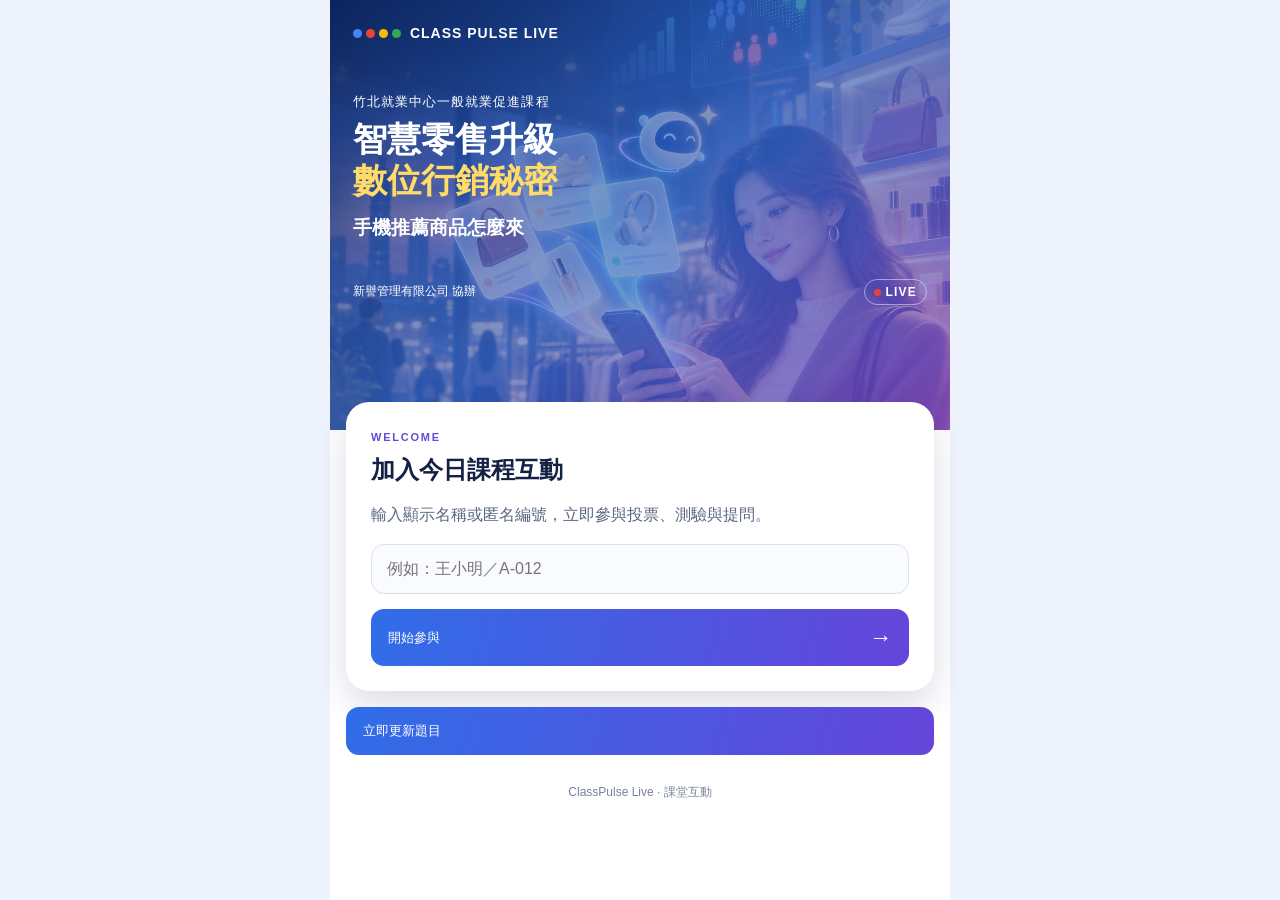
<file: index.html>
<!doctype html>
<html lang="zh-Hant">
<head>
  <meta charset="utf-8">
  <meta name="viewport" content="width=device-width, initial-scale=1">
  <title>ClassPulse Live｜智慧零售升級</title>
  <style>
    *{box-sizing:border-box}body{margin:0;background:#eff3fb;color:#142044;font-family:Arial,"Noto Sans TC",sans-serif}.page{max-width:620px;min-height:100vh;margin:auto;background:#fff}.hero{position:relative;min-height:430px;padding:25px 23px;color:#fff;overflow:hidden;background:linear-gradient(140deg,#0c245c,#2453ad 53%,#6a37a9)}.art{position:absolute;inset:0;z-index:0;width:100%;height:100%;object-fit:cover;object-position:65% center;opacity:.43;mix-blend-mode:screen}.hero>*:not(.art){position:relative;z-index:1}.brand{display:flex;align-items:center;gap:9px;font-size:14px;font-weight:700;letter-spacing:.07em}.dots{display:flex;gap:4px}.dots i{width:9px;height:9px;border-radius:50%}.dots i:nth-child(1){background:#4285f4}.dots i:nth-child(2){background:#ea4335}.dots i:nth-child(3){background:#fbbc05}.dots i:nth-child(4){background:#34a853}.kicker{margin:52px 0 8px;font-size:13px;letter-spacing:.08em}.hero h1{font-size:34px;line-height:1.2;margin:0;font-weight:800}.hero h1 em{font-style:normal;color:#ffdc69}.topic{font-size:19px;font-weight:700;margin:14px 0 38px}.footer{display:flex;justify-content:space-between;align-items:center;font-size:12px}.live{padding:5px 9px;border:1px solid #ffffff78;border-radius:99px;font-weight:bold;letter-spacing:.1em}.live:before{content:"";display:inline-block;width:7px;height:7px;border-radius:99px;background:#ea4335;margin-right:5px}.stage{margin-top:-28px;padding:0 16px 35px;position:relative}.card{padding:25px;border-radius:23px;background:#fff;box-shadow:0 14px 35px #0d235126}.eyebrow{font-size:11px;color:#604cd7;letter-spacing:.16em;font-weight:800}.card h2{font-size:24px;margin:9px 0}.card p{color:#5b6782;line-height:1.65}.input{width:100%;border:1px solid #d9e0ef;border-radius:13px;padding:15px;font:inherit;background:#f9fbff}.button{display:flex;width:100%;justify-content:space-between;align-items:center;margin-top:15px;padding:15px 17px;border:0;border-radius:13px;background:linear-gradient(105deg,#306de8,#6545d9);color:white;font:bold 16px inherit;cursor:pointer}.button b{font-size:23px}.note{padding:17px 4px 0;text-align:center;color:#77829a;font-size:12px}.links{display:flex;justify-content:center;gap:14px;margin-top:9px}.links a{color:#335fc8;text-decoration:none;font-weight:bold}.success{display:none;text-align:center}.check{display:grid;place-items:center;width:58px;height:58px;margin:auto;border-radius:18px;background:#e3f7ec;color:#148447;font-size:30px;font-weight:bold}@media(max-width:420px){.hero{min-height:415px}.hero h1{font-size:30px}.card{padding:22px}}
  </style>
</head>
<body><main class="page">
  <header class="hero">
    <img class="art" src="assets/retail-prediction-hero.png" alt="智慧零售商品預測插畫">
    <div class="brand"><span class="dots"><i></i><i></i><i></i><i></i></span>CLASS PULSE LIVE</div>
    <p class="kicker">竹北就業中心一般就業促進課程</p>
    <h1>智慧零售升級<br><em>數位行銷秘密</em></h1>
    <p class="topic">手機推薦商品怎麼來</p>
    <div class="footer"><span>新譽管理有限公司 協辦</span><span class="live">LIVE</span></div>
  </header>
  <section class="stage"><div class="card" id="login">
    <span class="eyebrow">WELCOME</span><h2>加入今日課程互動</h2>
    <p>輸入顯示名稱或匿名編號，立即參與投票、測驗與提問。</p>
    <input class="input" id="name" maxlength="60" placeholder="例如：王小明／A-012">
    <button class="button" onclick="join()">開始參與 <b>→</b></button>
  </div><div class="card success" id="success"><div class="check">✓</div><span class="eyebrow">CONNECTED</span><h2>歡迎加入，<span id="shown"></span></h2><p id="status">正在連線至課堂系統…</p></div><div class="card" id="question" style="display:none"></div>
  <p class="note">ClassPulse Live · 課堂互動</p></section>
</main><script src="assets/client.js?v=20260921-4" defer></script><script src="assets/student.js?v=20260921-5" defer></script></body></html>
</file>
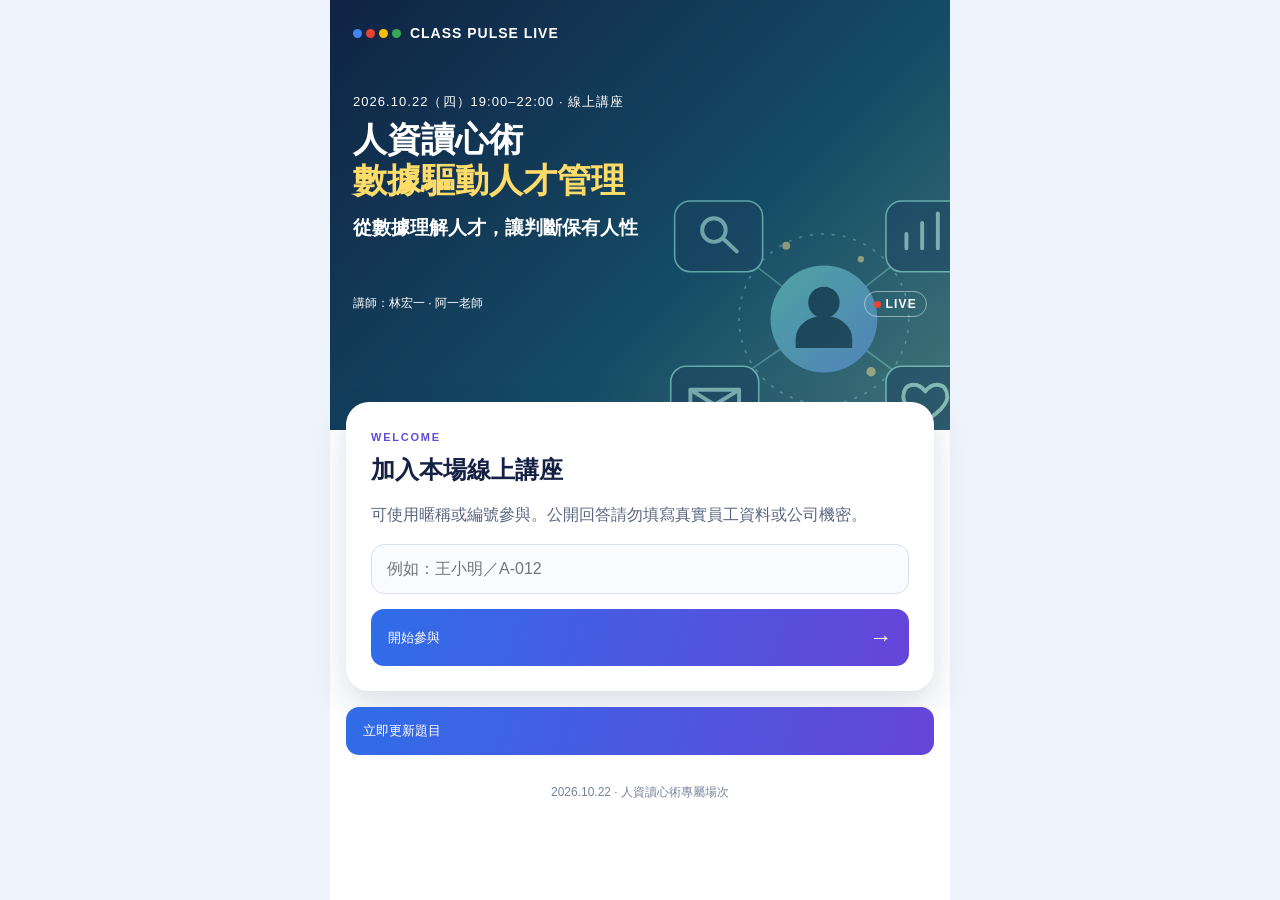
<file: hr-20261022/index.html>
<!doctype html>
<html lang="zh-Hant" data-course="hr-20261022">
<head>
  <meta charset="utf-8">
  <meta name="viewport" content="width=device-width, initial-scale=1">
  <title>人資讀心術｜線上講座互動</title>
  <style>
    *{box-sizing:border-box}body{margin:0;background:#eff3fb;color:#142044;font-family:Arial,"Noto Sans TC",sans-serif}.page{max-width:620px;min-height:100vh;margin:auto;background:#fff}.hero{position:relative;min-height:430px;padding:25px 23px;color:#fff;overflow:hidden;background:linear-gradient(140deg,#0c245c,#2453ad 53%,#6a37a9)}.art{position:absolute;right:-35px;bottom:-24px;z-index:0;width:330px;height:270px;object-fit:contain;opacity:.5}.hero{background:linear-gradient(135deg,#102344,#144b65 60%,#43767a)}.hero .topic{max-width:320px}.hero .footer{margin-top:50px}.hero>*:not(.art){position:relative;z-index:1}.brand{display:flex;align-items:center;gap:9px;font-size:14px;font-weight:700;letter-spacing:.07em}.dots{display:flex;gap:4px}.dots i{width:9px;height:9px;border-radius:50%}.dots i:nth-child(1){background:#4285f4}.dots i:nth-child(2){background:#ea4335}.dots i:nth-child(3){background:#fbbc05}.dots i:nth-child(4){background:#34a853}.kicker{margin:52px 0 8px;font-size:13px;letter-spacing:.08em}.hero h1{font-size:34px;line-height:1.2;margin:0;font-weight:800}.hero h1 em{font-style:normal;color:#ffdc69}.topic{font-size:19px;font-weight:700;margin:14px 0 38px}.footer{display:flex;justify-content:space-between;align-items:center;font-size:12px}.live{padding:5px 9px;border:1px solid #ffffff78;border-radius:99px;font-weight:bold;letter-spacing:.1em}.live:before{content:"";display:inline-block;width:7px;height:7px;border-radius:99px;background:#ea4335;margin-right:5px}.stage{margin-top:-28px;padding:0 16px 35px;position:relative}.card{padding:25px;border-radius:23px;background:#fff;box-shadow:0 14px 35px #0d235126}.eyebrow{font-size:11px;color:#604cd7;letter-spacing:.16em;font-weight:800}.card h2{font-size:24px;margin:9px 0}.card p{color:#5b6782;line-height:1.65}.input{width:100%;border:1px solid #d9e0ef;border-radius:13px;padding:15px;font:inherit;background:#f9fbff}.button{display:flex;width:100%;justify-content:space-between;align-items:center;margin-top:15px;padding:15px 17px;border:0;border-radius:13px;background:linear-gradient(105deg,#306de8,#6545d9);color:white;font:bold 16px inherit;cursor:pointer}.button b{font-size:23px}.note{padding:17px 4px 0;text-align:center;color:#77829a;font-size:12px}.links{display:flex;justify-content:center;gap:14px;margin-top:9px}.links a{color:#335fc8;text-decoration:none;font-weight:bold}.success{display:none;text-align:center}.check{display:grid;place-items:center;width:58px;height:58px;margin:auto;border-radius:18px;background:#e3f7ec;color:#148447;font-size:30px;font-weight:bold}@media(max-width:420px){.hero{min-height:415px}.hero h1{font-size:30px}.card{padding:22px}}
  </style>
</head>
<body><main class="page">
  <header class="hero">
    <img class="art" src="hr-team.svg" alt="以人才為中心，連結招募、培訓與員工關懷的圖示">
    <div class="brand"><span class="dots"><i></i><i></i><i></i><i></i></span>CLASS PULSE LIVE</div>
    <p class="kicker">2026.10.22（四）19:00–22:00 · 線上講座</p>
    <h1>人資讀心術<br><em>數據驅動人才管理</em></h1>
    <p class="topic">從數據理解人才，讓判斷保有人性</p>
    <div class="footer"><span>講師：林宏一 · 阿一老師</span><span class="live">LIVE</span></div>
  </header>
  <section class="stage"><div class="card" id="login">
    <span class="eyebrow">WELCOME</span><h2>加入本場線上講座</h2>
    <p>可使用暱稱或編號參與。公開回答請勿填寫真實員工資料或公司機密。</p>
    <input class="input" id="name" maxlength="60" placeholder="例如：王小明／A-012">
    <button class="button" onclick="join()">開始參與 <b>→</b></button>
  </div><div class="card success" id="success"><div class="check">✓</div><span class="eyebrow">CONNECTED</span><h2>歡迎加入，<span id="shown"></span></h2><p id="status">正在連線至課堂系統…</p></div><div class="card" id="question" style="display:none"></div>
  <p class="note">2026.10.22 · 人資讀心術專屬場次</p></section>
</main><script src="course.js?v=20261022-1" defer></script><script src="../assets/client.js?v=20261022-1" defer></script><script src="../assets/student.js?v=20261022-1" defer></script></body></html>
</file>
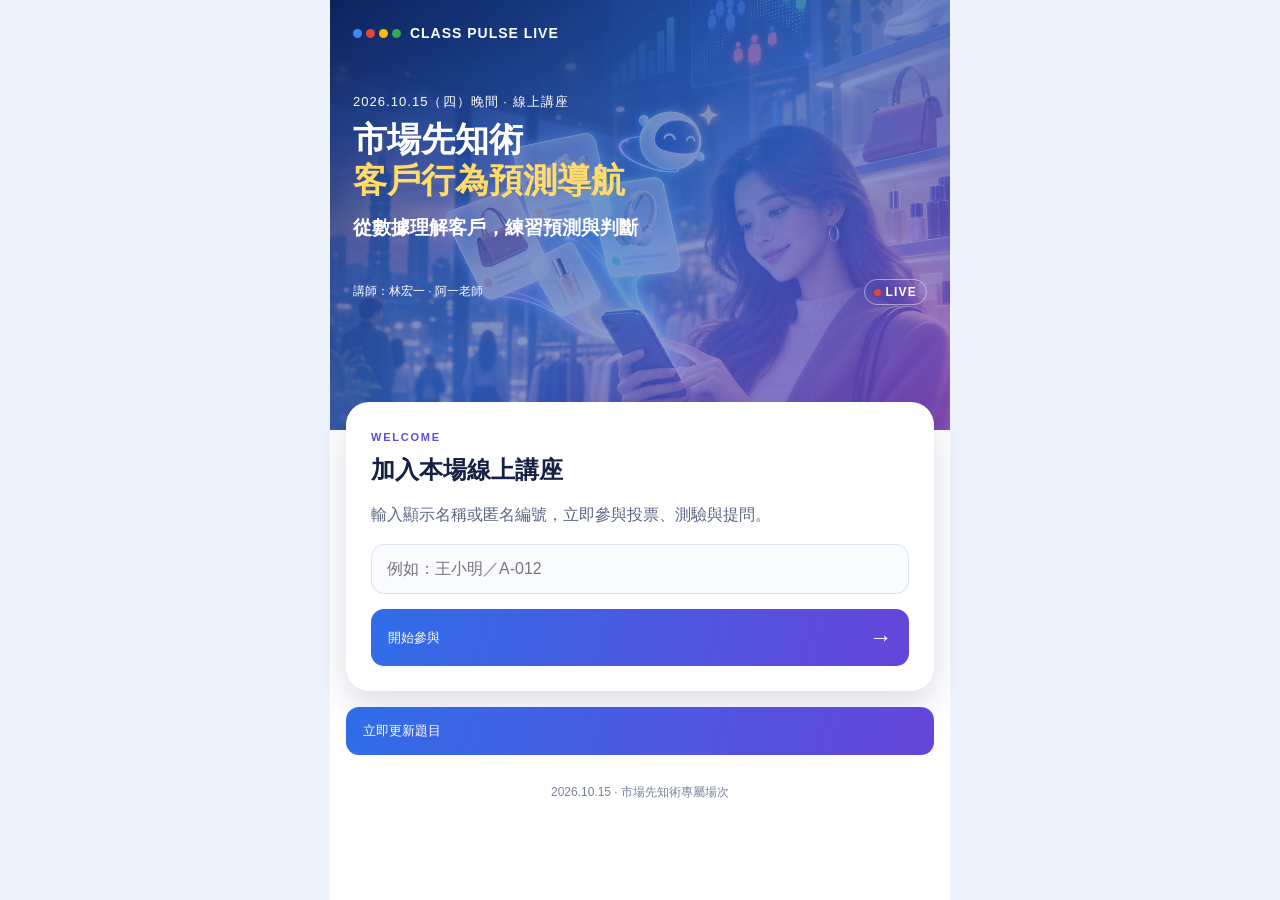
<file: market-20261015/index.html>
<!doctype html>
<html lang="zh-Hant" data-course="market-20261015">
<head>
  <meta charset="utf-8">
  <meta name="viewport" content="width=device-width, initial-scale=1">
  <title>市場先知術｜線上講座互動</title>
  <style>
    *{box-sizing:border-box}body{margin:0;background:#eff3fb;color:#142044;font-family:Arial,"Noto Sans TC",sans-serif}.page{max-width:620px;min-height:100vh;margin:auto;background:#fff}.hero{position:relative;min-height:430px;padding:25px 23px;color:#fff;overflow:hidden;background:linear-gradient(140deg,#0c245c,#2453ad 53%,#6a37a9)}.art{position:absolute;inset:0;z-index:0;width:100%;height:100%;object-fit:cover;object-position:65% center;opacity:.43;mix-blend-mode:screen}.hero>*:not(.art){position:relative;z-index:1}.brand{display:flex;align-items:center;gap:9px;font-size:14px;font-weight:700;letter-spacing:.07em}.dots{display:flex;gap:4px}.dots i{width:9px;height:9px;border-radius:50%}.dots i:nth-child(1){background:#4285f4}.dots i:nth-child(2){background:#ea4335}.dots i:nth-child(3){background:#fbbc05}.dots i:nth-child(4){background:#34a853}.kicker{margin:52px 0 8px;font-size:13px;letter-spacing:.08em}.hero h1{font-size:34px;line-height:1.2;margin:0;font-weight:800}.hero h1 em{font-style:normal;color:#ffdc69}.topic{font-size:19px;font-weight:700;margin:14px 0 38px}.footer{display:flex;justify-content:space-between;align-items:center;font-size:12px}.live{padding:5px 9px;border:1px solid #ffffff78;border-radius:99px;font-weight:bold;letter-spacing:.1em}.live:before{content:"";display:inline-block;width:7px;height:7px;border-radius:99px;background:#ea4335;margin-right:5px}.stage{margin-top:-28px;padding:0 16px 35px;position:relative}.card{padding:25px;border-radius:23px;background:#fff;box-shadow:0 14px 35px #0d235126}.eyebrow{font-size:11px;color:#604cd7;letter-spacing:.16em;font-weight:800}.card h2{font-size:24px;margin:9px 0}.card p{color:#5b6782;line-height:1.65}.input{width:100%;border:1px solid #d9e0ef;border-radius:13px;padding:15px;font:inherit;background:#f9fbff}.button{display:flex;width:100%;justify-content:space-between;align-items:center;margin-top:15px;padding:15px 17px;border:0;border-radius:13px;background:linear-gradient(105deg,#306de8,#6545d9);color:white;font:bold 16px inherit;cursor:pointer}.button b{font-size:23px}.note{padding:17px 4px 0;text-align:center;color:#77829a;font-size:12px}.links{display:flex;justify-content:center;gap:14px;margin-top:9px}.links a{color:#335fc8;text-decoration:none;font-weight:bold}.success{display:none;text-align:center}.check{display:grid;place-items:center;width:58px;height:58px;margin:auto;border-radius:18px;background:#e3f7ec;color:#148447;font-size:30px;font-weight:bold}@media(max-width:420px){.hero{min-height:415px}.hero h1{font-size:30px}.card{padding:22px}}
  </style>
</head>
<body><main class="page">
  <header class="hero">
    <img class="art" src="../assets/retail-prediction-hero.png" alt="智慧零售商品預測插畫">
    <div class="brand"><span class="dots"><i></i><i></i><i></i><i></i></span>CLASS PULSE LIVE</div>
    <p class="kicker">2026.10.15（四）晚間 · 線上講座</p>
    <h1>市場先知術<br><em>客戶行為預測導航</em></h1>
    <p class="topic">從數據理解客戶，練習預測與判斷</p>
    <div class="footer"><span>講師：林宏一 · 阿一老師</span><span class="live">LIVE</span></div>
  </header>
  <section class="stage"><div class="card" id="login">
    <span class="eyebrow">WELCOME</span><h2>加入本場線上講座</h2>
    <p>輸入顯示名稱或匿名編號，立即參與投票、測驗與提問。</p>
    <input class="input" id="name" maxlength="60" placeholder="例如：王小明／A-012">
    <button class="button" onclick="join()">開始參與 <b>→</b></button>
  </div><div class="card success" id="success"><div class="check">✓</div><span class="eyebrow">CONNECTED</span><h2>歡迎加入，<span id="shown"></span></h2><p id="status">正在連線至課堂系統…</p></div><div class="card" id="question" style="display:none"></div>
  <p class="note">2026.10.15 · 市場先知術專屬場次</p></section>
</main><script src="course.js?v=20261013-1" defer></script><script src="../assets/client.js?v=20261013-1" defer></script><script src="../assets/student.js?v=20261013-1" defer></script></body></html>
</file>
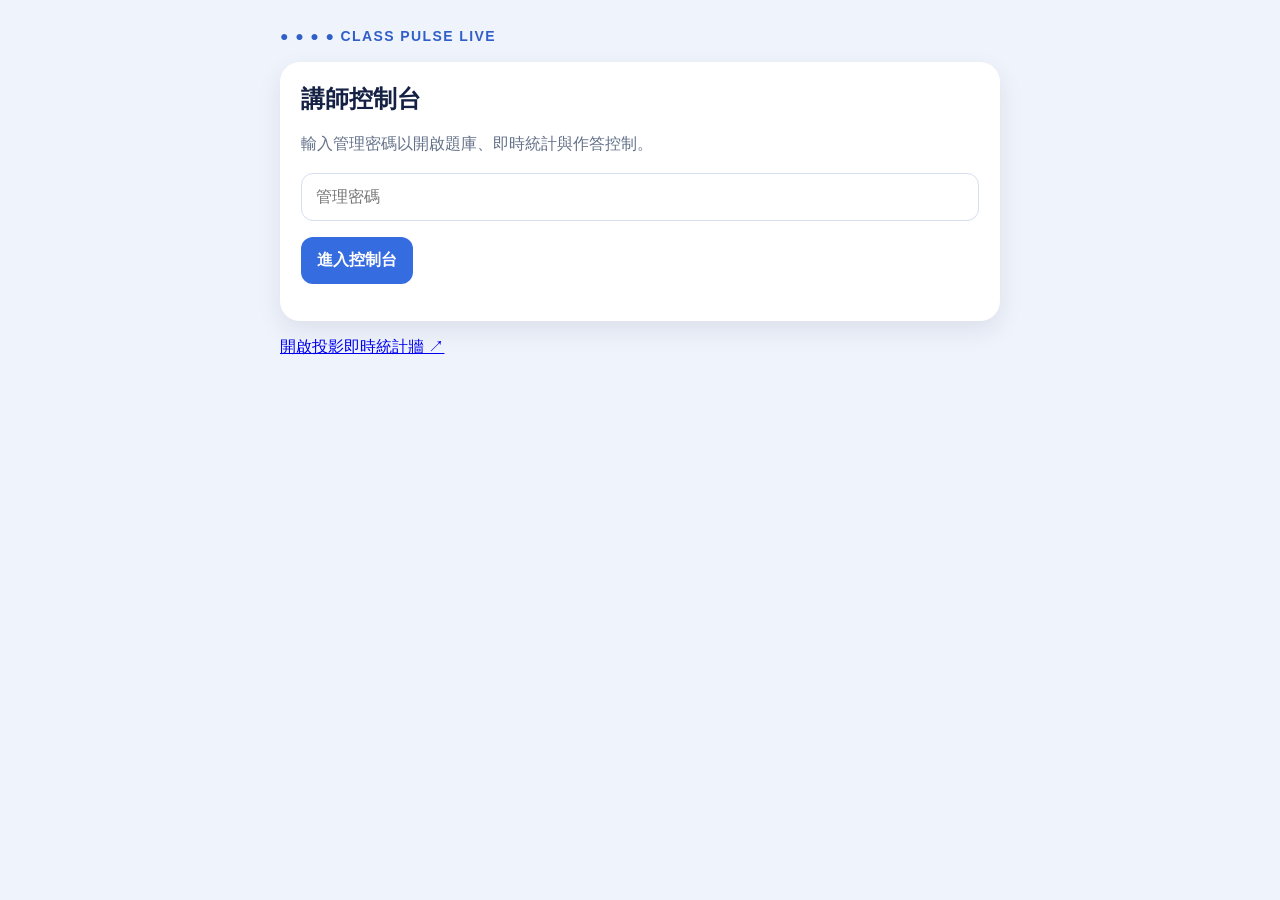
<file: Admin.html>
<!doctype html><html lang="zh-Hant"><head><meta charset="utf-8"><meta name="viewport" content="width=device-width,initial-scale=1"><title>ClassPulse Live｜講師控制台</title><style>*{box-sizing:border-box}body{margin:0;background:#eff3fb;color:#142044;font-family:Arial,"Noto Sans TC",sans-serif}.wrap{max-width:760px;margin:auto;padding:20px}.brand{color:#315fc8;font-size:14px;font-weight:800;letter-spacing:.1em;margin:8px 0 18px}.card{background:#fff;border-radius:20px;padding:21px;margin:14px 0;box-shadow:0 9px 24px #0d235117}.card h1,.card h2{margin:0 0 8px}.muted{color:#64718a;line-height:1.6}.input{width:100%;padding:14px;border:1px solid #d6dfef;border-radius:12px;font:inherit}.btn{border:0;border-radius:12px;padding:13px 16px;color:#fff;background:#356ce0;font:inherit;font-weight:800;cursor:pointer}.btn:hover{filter:brightness(1.06);transform:translateY(-1px)}.btn.alt{background:#eef3ff;color:#315fc8}.btn.danger{background:#c63744}.row{display:flex;gap:9px;flex-wrap:wrap}.choice{width:100%;display:flex;align-items:center;justify-content:space-between;gap:12px;text-align:left;border:1px solid #dce4f3;border-radius:13px;background:#fff;padding:14px;margin:7px 0;font:inherit;color:#142044;cursor:pointer;transition:.16s ease}.choice:hover{border-color:#5e72e8;background:#f2f4ff;box-shadow:0 5px 13px #385dc122;transform:translateY(-1px)}.choice.active,.choice.opened{border:2px solid #4d68dd;background:#eceeff}.tag{flex:none;border-radius:99px;background:#4d68dd;color:#fff;padding:4px 8px;font-size:12px;font-weight:800}.barrow{margin:10px 0}.barlabel{display:flex;justify-content:space-between;gap:12px;font-size:14px}.bar{height:9px;background:#edf1f8;border-radius:99px;margin-top:5px;overflow:hidden}.bar span{display:block;height:100%;background:linear-gradient(90deg,#4285f4,#7a4cdb);border-radius:99px}.answer{border-top:1px solid #edf0f6;padding:10px 0;line-height:1.5}.error{color:#b3261e}.hidden{display:none}.toast{position:fixed;right:18px;bottom:18px;z-index:9;background:#142044;color:#fff;border-radius:12px;padding:13px 16px;box-shadow:0 12px 28px #14204444;opacity:0;transform:translateY(12px);transition:.2s;pointer-events:none}.toast.show{opacity:1;transform:none}</style><link rel="stylesheet" href="assets/report.css?v=20260921-4"></head><body><main class="wrap"><div class="brand">● ● ● ● CLASS PULSE LIVE</div><section class="card" id="login"><h1>講師控制台</h1><p class="muted">輸入管理密碼以開啟題庫、即時統計與作答控制。</p><input id="key" class="input" type="password" autocomplete="current-password" placeholder="管理密碼"><p><button class="btn" onclick="login()">進入控制台</button></p><p class="error" id="err"></p></section><div id="app" class="hidden"></div></main><div id="toast" class="toast"></div><script src="assets/client.js?v=20260921-4" defer></script><script src="assets/report.js?v=20260921-4" defer></script><script src="assets/admin.js?v=20260921-4" defer></script></body></html>
</file>
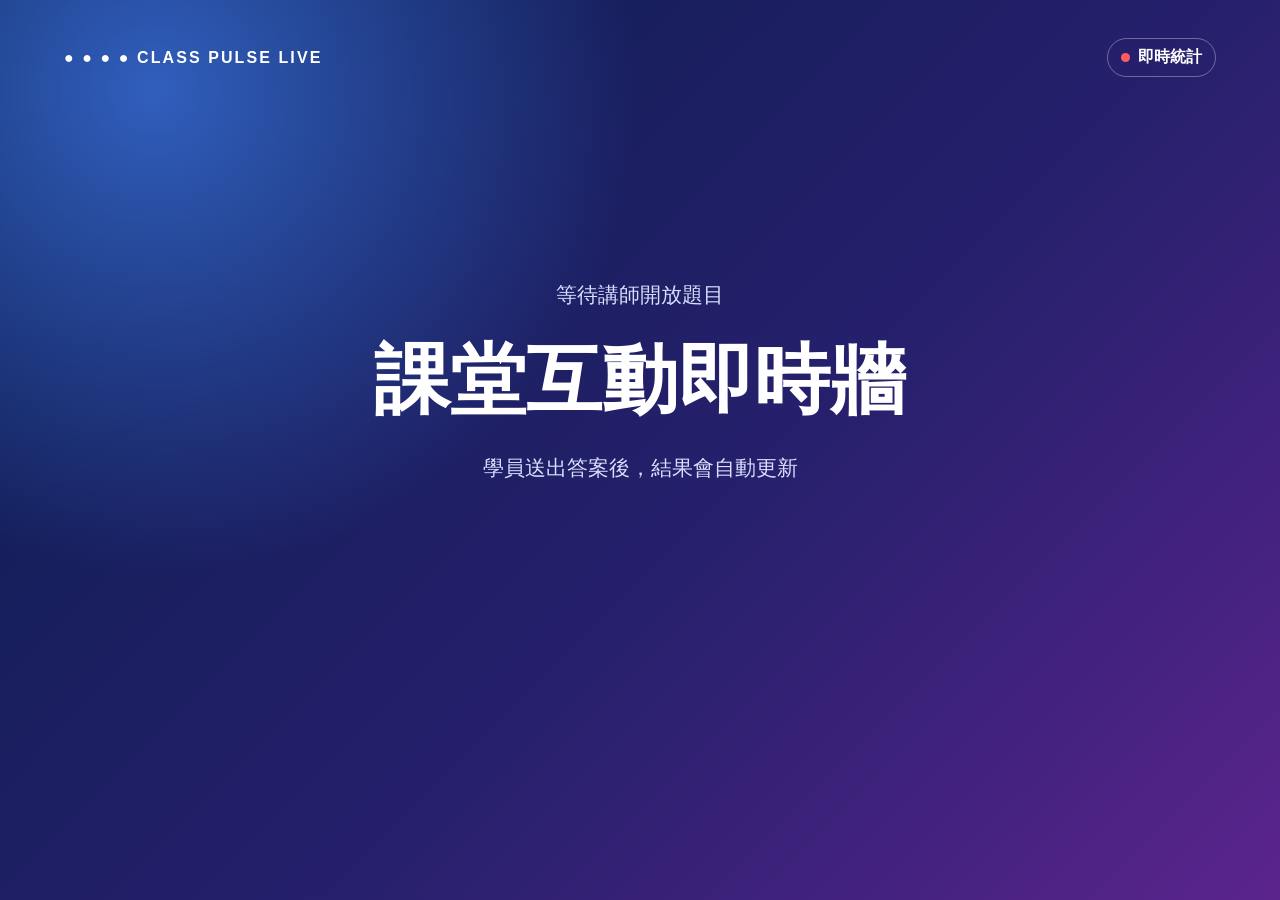
<file: Display.html>
<!doctype html><html lang="zh-Hant"><head><meta charset="utf-8"><meta name="viewport" content="width=device-width,initial-scale=1"><title>ClassPulse Live｜即時互動牆</title><style>*{box-sizing:border-box}body{margin:0;min-height:100vh;color:#fff;background:radial-gradient(circle at 12% 10%,#315fbd 0,transparent 35%),linear-gradient(135deg,#081d4d,#27206d 58%,#5b248d);font-family:Arial,"Noto Sans TC",sans-serif}.screen{max-width:1440px;min-height:100vh;margin:auto;padding:38px 5vw}.top{display:flex;align-items:center;justify-content:space-between;gap:20px}.brand{font-size:16px;letter-spacing:.13em;font-weight:800}.live{border:1px solid #ffffff55;border-radius:99px;padding:8px 13px;font-weight:700}.live:before{content:"";display:inline-block;width:9px;height:9px;background:#ff5a5f;border-radius:50%;margin-right:8px}.eyebrow{margin:9vh 0 12px;color:#aebeff;font-size:15px;font-weight:800;letter-spacing:.15em}.question{font-size:clamp(32px,5vw,72px);line-height:1.18;max-width:1120px;margin:0}.count{font-size:20px;color:#d7defe;margin:22px 0 32px}.count b{color:#fff;font-size:32px}.bars{max-width:1150px}.barrow{margin:19px 0}.label{display:flex;justify-content:space-between;gap:20px;font-size:clamp(19px,2.2vw,29px);font-weight:700}.track{height:28px;background:#ffffff1d;border-radius:99px;overflow:hidden;margin-top:9px}.fill{height:100%;border-radius:99px;background:linear-gradient(90deg,#4f9cff,#8a57ff);transition:width .55s ease}.cloud{display:flex;flex-wrap:wrap;gap:17px;align-items:center;max-width:1220px;margin-top:34px}.word{display:inline-block;padding:10px 15px;border-radius:99px;background:#ffffff12;border:1px solid #ffffff36;line-height:1.1;animation:in .35s ease both}.latest{margin-top:36px;display:grid;grid-template-columns:repeat(auto-fit,minmax(260px,1fr));gap:13px;max-width:1200px}.reply{border-left:4px solid #6d8dff;background:#ffffff10;border-radius:0 13px 13px 0;padding:16px;font-size:18px;line-height:1.55}.empty{display:grid;place-items:center;min-height:64vh;text-align:center}.empty h1{font-size:clamp(34px,6vw,76px);margin:15px 0}.empty p{color:#d7defe;font-size:21px}@keyframes in{from{opacity:0;transform:scale(.8)}to{opacity:1;transform:none}}@media(max-width:600px){.screen{padding:24px}.eyebrow{margin-top:12vh}.track{height:20px}.latest{grid-template-columns:1fr}}</style></head><body><main class="screen"><header class="top"><div class="brand">● ● ● ● CLASS PULSE LIVE</div><div class="live">即時統計</div></header><div id="app" class="empty"><div><p>等待講師開放題目</p><h1>課堂互動即時牆</h1><p>學員送出答案後，結果會自動更新</p></div></div></main><script src="assets/client.js?v=20260921-4" defer></script><script src="assets/display.js?v=20260921-4" defer></script></body></html>
</file>
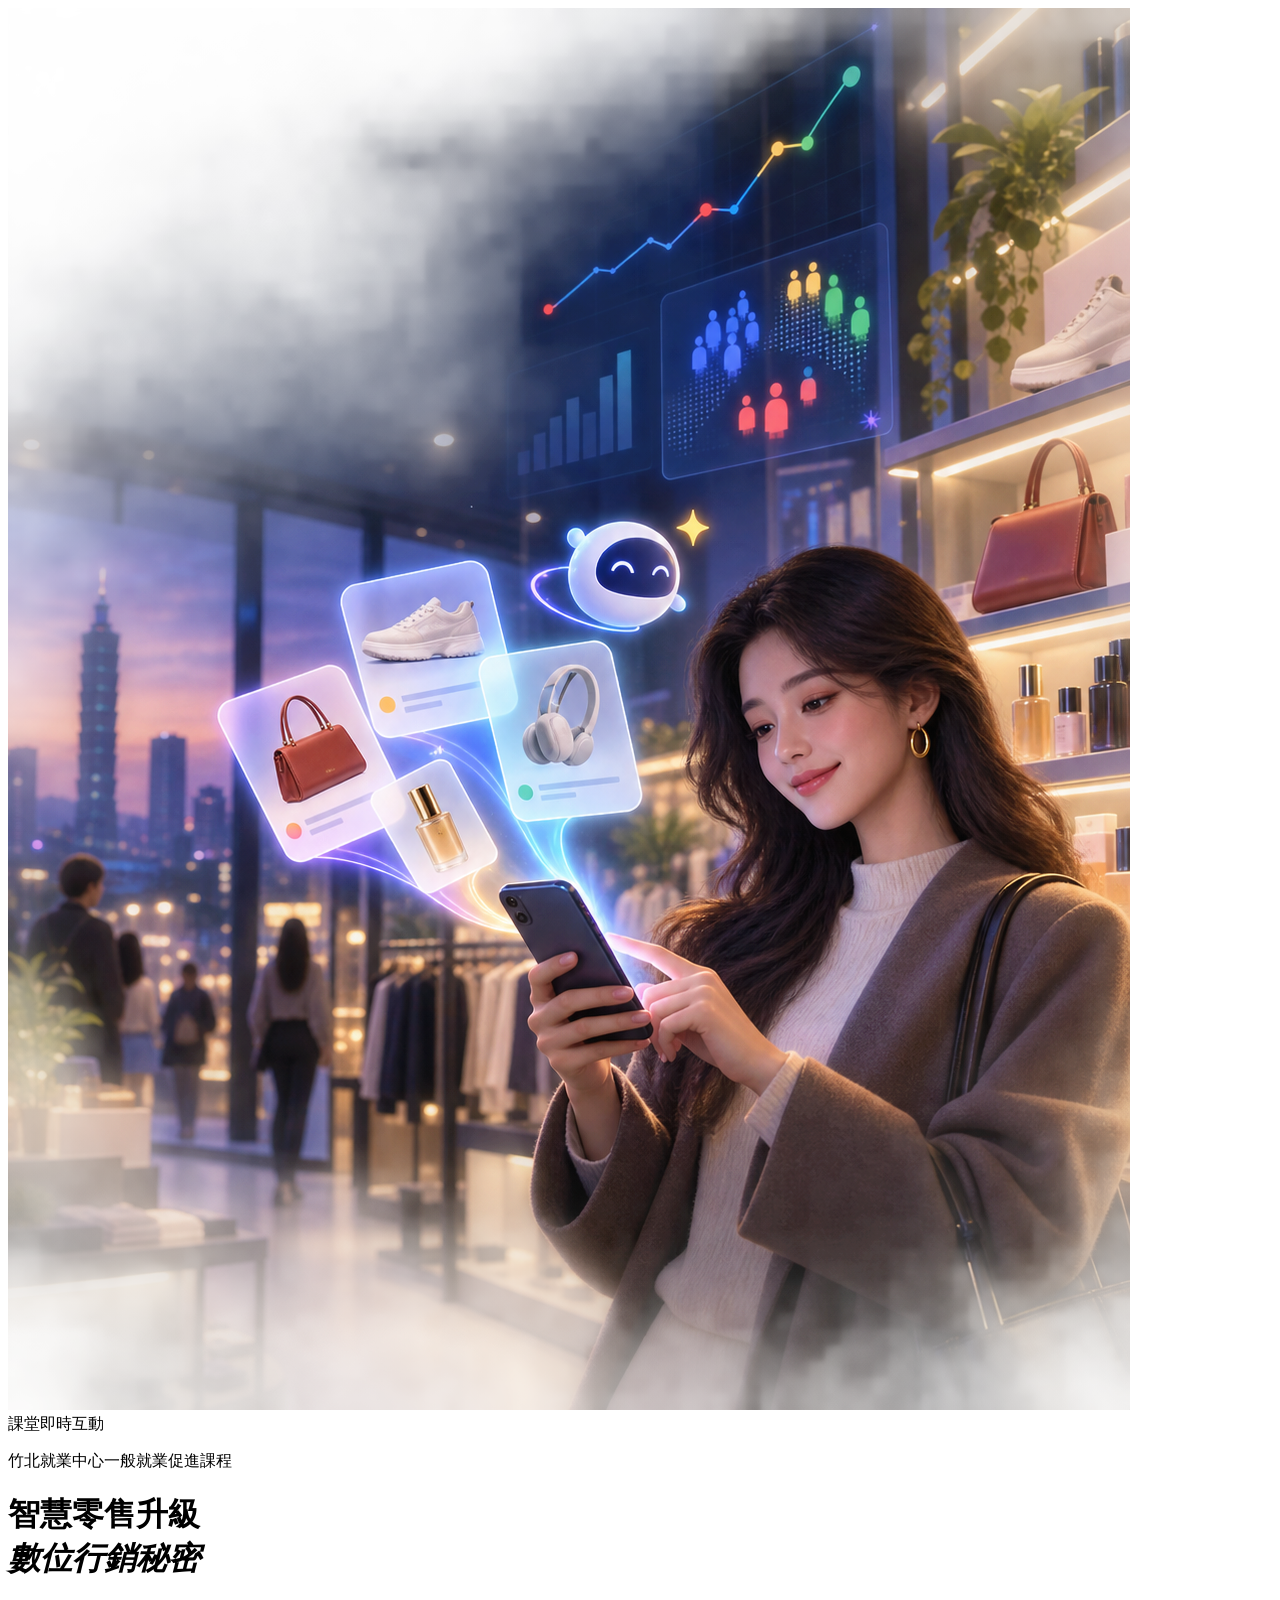
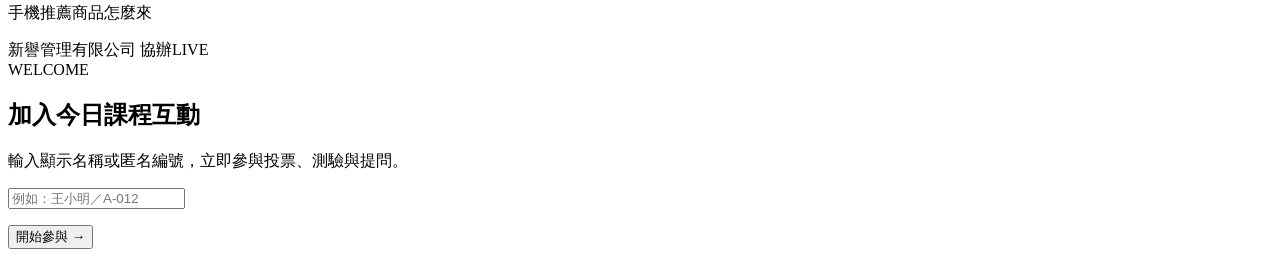
<file: Student.html>
<!doctype html><html><head><base target="_top"><!-- 下列 link 讓本機直接開啟時也能看到完整視覺；部署後由 include 注入樣式。 --><link rel="stylesheet" href="Styles.html"><?!= include('Styles'); ?></head><body class="student-body"><main class="student-wrap"><header class="course-hero"><div class="hero-orb orb-one"></div><div class="hero-orb orb-two"></div><img class="hero-art" src="assets/retail-prediction-hero.png" alt="智慧零售商品預測視覺插畫"><div class="brand brand-light"><span class="dots"><i class="b"></i><i class="r"></i><i class="y"></i><i class="g"></i></span>課堂即時互動</div><p class="hero-kicker">竹北就業中心一般就業促進課程</p><h1>智慧零售升級<br><em>數位行銷秘密</em></h1><p class="hero-topic">手機推薦商品怎麼來</p><div class="hero-footer"><span>新譽管理有限公司 協辦</span><span class="live-dot">LIVE</span></div></header><section class="student-stage"><div id="app"><p class="muted">載入中…</p></div></section></main><script>
const app=document.getElementById('app');let profile=JSON.parse(localStorage.getItem('classProfile')||'null'),lastId='',busy=false;
function esc(s){const d=document.createElement('div');d.textContent=s;return d.innerHTML}
function call(fn,...args){return new Promise((resolve,reject)=>google.script.run.withSuccessHandler(resolve).withFailureHandler(e=>reject(new Error(e.message||'發生錯誤，請稍後再試。')))[fn](...args))}
function profileForm(){app.innerHTML='<section class="card student-card welcome-card"><span class="eyebrow">WELCOME</span><h2>加入今日課程互動</h2><p class="muted">輸入顯示名稱或匿名編號，立即參與投票、測驗與提問。</p><input id="name" maxlength="60" placeholder="例如：王小明／A-012"><p id="msg"></p><button class="btn btn-gradient" onclick="saveProfile()">開始參與 <span>→</span></button></section>'}
function saveProfile(){const name=document.getElementById('name').value.trim().replace(/[<>]/g,'');if(!name){document.getElementById('msg').textContent='請輸入名稱或匿名編號。';return}profile={name:name.slice(0,60),id:'p_'+cryptoRandom()};localStorage.setItem('classProfile',JSON.stringify(profile));load()}
function cryptoRandom(){return (crypto&&crypto.randomUUID?crypto.randomUUID():Date.now().toString(36)+Math.random().toString(36).slice(2)).replace(/[^A-Za-z0-9_-]/g,'')}
async function load(){if(!profile)return profileForm();try{const s=await call('getStudentState',profile.id);const q=s.activeQuestion;if(!q){lastId='';app.innerHTML='<section class="card student-card wait-card"><div class="wait-icon">✦</div><span class="eyebrow">READY</span><h2>請等待講師開放下一題</h2><p class="muted">題目開放後，這裡會自動更新。</p><div class="loading-line"><i></i></div></section>';return}if(s.submitted){lastId=q.id;app.innerHTML='<section class="card student-card success-card"><div class="check-mark">✓</div><span class="eyebrow">SENT</span><h2>已成功送出</h2><p class="muted">感謝你的參與，請等待下一題開放。</p></section>';return}if(lastId!==q.id||!document.querySelector('[name=answer]'))render(q)}catch(e){app.innerHTML='<p class="error">'+esc(e.message)+'</p>'}}
function render(q){lastId=q.id;let fields='';if(q.type==='open_text')fields='<textarea id="open" maxlength="500" placeholder="輸入你的回答…"></textarea>';else fields=q.options.map((o,i)=>'<label class="choice student-choice"><span class="choice-index">'+String(i+1).padStart(2,'0')+'</span><input name="answer" type="'+(q.type==='multiple'?'checkbox':'radio')+'" value="'+esc(o)+'"><span>'+esc(o)+'</span><b>›</b></label>').join('');app.innerHTML='<section class="card student-card question-card"><div class="question-meta"><span class="pill">QUESTION '+String(q.page).padStart(2,'0')+'</span><span>'+esc(q.type.replace('_',' '))+'</span></div><h2>'+esc(q.question)+'</h2>'+fields+'<p id="msg"></p><button class="btn btn-gradient topspace" onclick="send('+JSON.stringify(q.id)+')">送出我的答案 <span>→</span></button></section>'}
async function send(id){if(busy)return;let answer;if(document.getElementById('open'))answer=document.getElementById('open').value;else {const all=[...document.querySelectorAll('[name=answer]:checked')].map(x=>x.value);answer=all.length>1?all:all[0]||''}busy=true;try{await call('submitResponse',{participantId:profile.id,participantName:profile.name,questionId:id,answer:answer});await load()}catch(e){document.getElementById('msg').innerHTML='<span class="error">'+esc(e.message)+'</span>'}finally{busy=false}}
load();setInterval(load,5000);
</script></body></html>
</file>
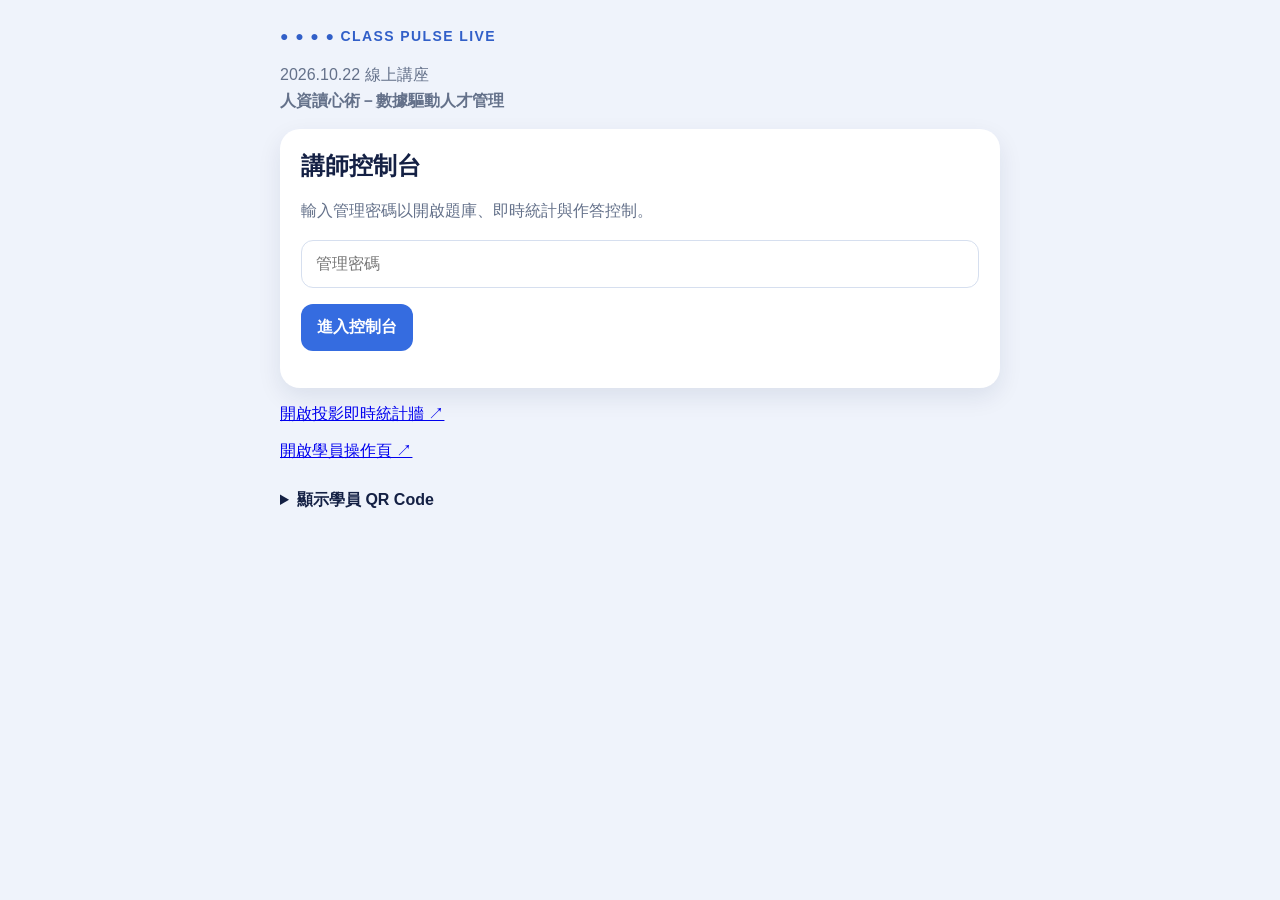
<file: hr-20261022/Admin.html>
<!doctype html><html lang="zh-Hant" data-course="hr-20261022"><head><meta charset="utf-8"><meta name="viewport" content="width=device-width,initial-scale=1"><title>人資讀心術｜講師控制台</title><style>*{box-sizing:border-box}body{margin:0;background:#eff3fb;color:#142044;font-family:Arial,"Noto Sans TC",sans-serif}.wrap{max-width:760px;margin:auto;padding:20px}.brand{color:#315fc8;font-size:14px;font-weight:800;letter-spacing:.1em;margin:8px 0 18px}.card{background:#fff;border-radius:20px;padding:21px;margin:14px 0;box-shadow:0 9px 24px #0d235117}.card h1,.card h2{margin:0 0 8px}.muted{color:#64718a;line-height:1.6}.input{width:100%;padding:14px;border:1px solid #d6dfef;border-radius:12px;font:inherit}.btn{border:0;border-radius:12px;padding:13px 16px;color:#fff;background:#356ce0;font:inherit;font-weight:800;cursor:pointer}.btn:hover{filter:brightness(1.06);transform:translateY(-1px)}.btn.alt{background:#eef3ff;color:#315fc8}.btn.danger{background:#c63744}.row{display:flex;gap:9px;flex-wrap:wrap}.choice{width:100%;display:flex;align-items:center;justify-content:space-between;gap:12px;text-align:left;border:1px solid #dce4f3;border-radius:13px;background:#fff;padding:14px;margin:7px 0;font:inherit;color:#142044;cursor:pointer;transition:.16s ease}.choice:hover{border-color:#5e72e8;background:#f2f4ff;box-shadow:0 5px 13px #385dc122;transform:translateY(-1px)}.choice.active,.choice.opened{border:2px solid #4d68dd;background:#eceeff}.tag{flex:none;border-radius:99px;background:#4d68dd;color:#fff;padding:4px 8px;font-size:12px;font-weight:800}.barrow{margin:10px 0}.barlabel{display:flex;justify-content:space-between;gap:12px;font-size:14px}.bar{height:9px;background:#edf1f8;border-radius:99px;margin-top:5px;overflow:hidden}.bar span{display:block;height:100%;background:linear-gradient(90deg,#4285f4,#7a4cdb);border-radius:99px}.answer{border-top:1px solid #edf0f6;padding:10px 0;line-height:1.5}.error{color:#b3261e}.hidden{display:none}.toast{position:fixed;right:18px;bottom:18px;z-index:9;background:#142044;color:#fff;border-radius:12px;padding:13px 16px;box-shadow:0 12px 28px #14204444;opacity:0;transform:translateY(12px);transition:.2s;pointer-events:none}.toast.show{opacity:1;transform:none}</style><link rel="stylesheet" href="../assets/report.css?v=20261022-1"></head><body><main class="wrap"><div class="brand">● ● ● ● CLASS PULSE LIVE</div><p class="muted">2026.10.22 線上講座<br><strong>人資讀心術－數據驅動人才管理</strong></p><section class="card" id="login"><h1>講師控制台</h1><p class="muted">輸入管理密碼以開啟題庫、即時統計與作答控制。</p><input id="key" class="input" type="password" autocomplete="current-password" placeholder="管理密碼"><p><button class="btn" onclick="login()">進入控制台</button></p><p class="error" id="err"></p></section><div id="app" class="hidden"></div></main><div id="toast" class="toast"></div><script src="course.js?v=20261022-1" defer></script><script src="../assets/client.js?v=20261022-1" defer></script><script src="../assets/report.js?v=20261022-1" defer></script><script src="../assets/admin.js?v=20261022-1" defer></script></body></html>
</file>
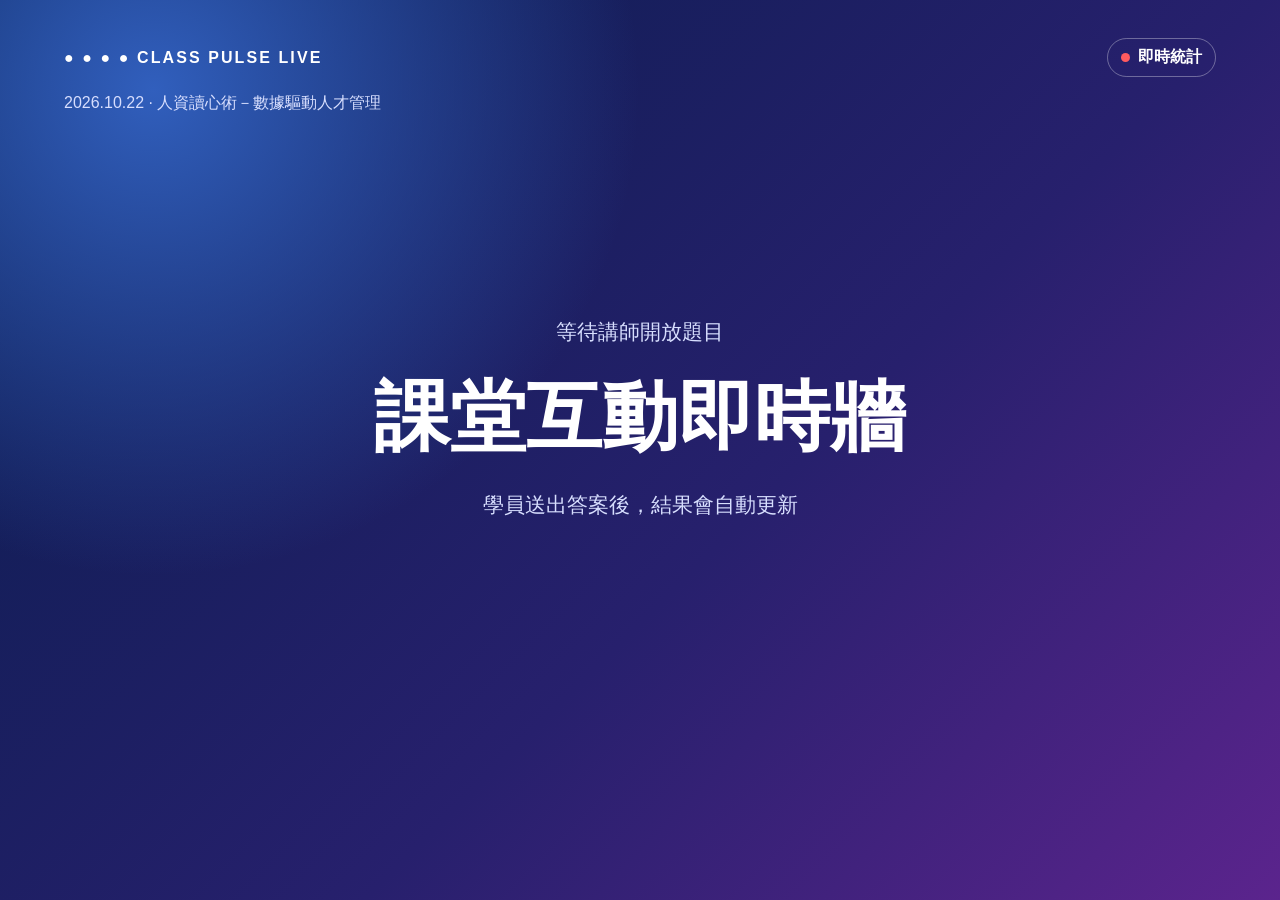
<file: hr-20261022/Display.html>
<!doctype html><html lang="zh-Hant" data-course="hr-20261022"><head><meta charset="utf-8"><meta name="viewport" content="width=device-width,initial-scale=1"><title>人資讀心術｜即時互動牆</title><style>*{box-sizing:border-box}body{margin:0;min-height:100vh;color:#fff;background:radial-gradient(circle at 12% 10%,#315fbd 0,transparent 35%),linear-gradient(135deg,#081d4d,#27206d 58%,#5b248d);font-family:Arial,"Noto Sans TC",sans-serif}.screen{max-width:1440px;min-height:100vh;margin:auto;padding:38px 5vw}.top{display:flex;align-items:center;justify-content:space-between;gap:20px}.brand{font-size:16px;letter-spacing:.13em;font-weight:800}.live{border:1px solid #ffffff55;border-radius:99px;padding:8px 13px;font-weight:700}.live:before{content:"";display:inline-block;width:9px;height:9px;background:#ff5a5f;border-radius:50%;margin-right:8px}.eyebrow{margin:9vh 0 12px;color:#aebeff;font-size:15px;font-weight:800;letter-spacing:.15em}.question{font-size:clamp(32px,5vw,72px);line-height:1.18;max-width:1120px;margin:0}.count{font-size:20px;color:#d7defe;margin:22px 0 32px}.count b{color:#fff;font-size:32px}.bars{max-width:1150px}.barrow{margin:19px 0}.label{display:flex;justify-content:space-between;gap:20px;font-size:clamp(19px,2.2vw,29px);font-weight:700}.track{height:28px;background:#ffffff1d;border-radius:99px;overflow:hidden;margin-top:9px}.fill{height:100%;border-radius:99px;background:linear-gradient(90deg,#4f9cff,#8a57ff);transition:width .55s ease}.cloud{display:flex;flex-wrap:wrap;gap:17px;align-items:center;max-width:1220px;margin-top:34px}.word{display:inline-block;padding:10px 15px;border-radius:99px;background:#ffffff12;border:1px solid #ffffff36;line-height:1.1;animation:in .35s ease both}.latest{margin-top:36px;display:grid;grid-template-columns:repeat(auto-fit,minmax(260px,1fr));gap:13px;max-width:1200px}.reply{border-left:4px solid #6d8dff;background:#ffffff10;border-radius:0 13px 13px 0;padding:16px;font-size:18px;line-height:1.55}.empty{display:grid;place-items:center;min-height:64vh;text-align:center}.empty h1{font-size:clamp(34px,6vw,76px);margin:15px 0}.empty p{color:#d7defe;font-size:21px}@keyframes in{from{opacity:0;transform:scale(.8)}to{opacity:1;transform:none}}@media(max-width:600px){.screen{padding:24px}.eyebrow{margin-top:12vh}.track{height:20px}.latest{grid-template-columns:1fr}}</style></head><body><main class="screen"><header class="top"><div class="brand">● ● ● ● CLASS PULSE LIVE</div><div class="live">即時統計</div></header><p style="color:#d7defe">2026.10.22 · 人資讀心術－數據驅動人才管理</p><div id="app" class="empty"><div><p>等待講師開放題目</p><h1>課堂互動即時牆</h1><p>學員送出答案後，結果會自動更新</p></div></div></main><script src="course.js?v=20261022-1" defer></script><script src="../assets/client.js?v=20261022-1" defer></script><script src="../assets/display.js?v=20261022-1" defer></script></body></html>
</file>
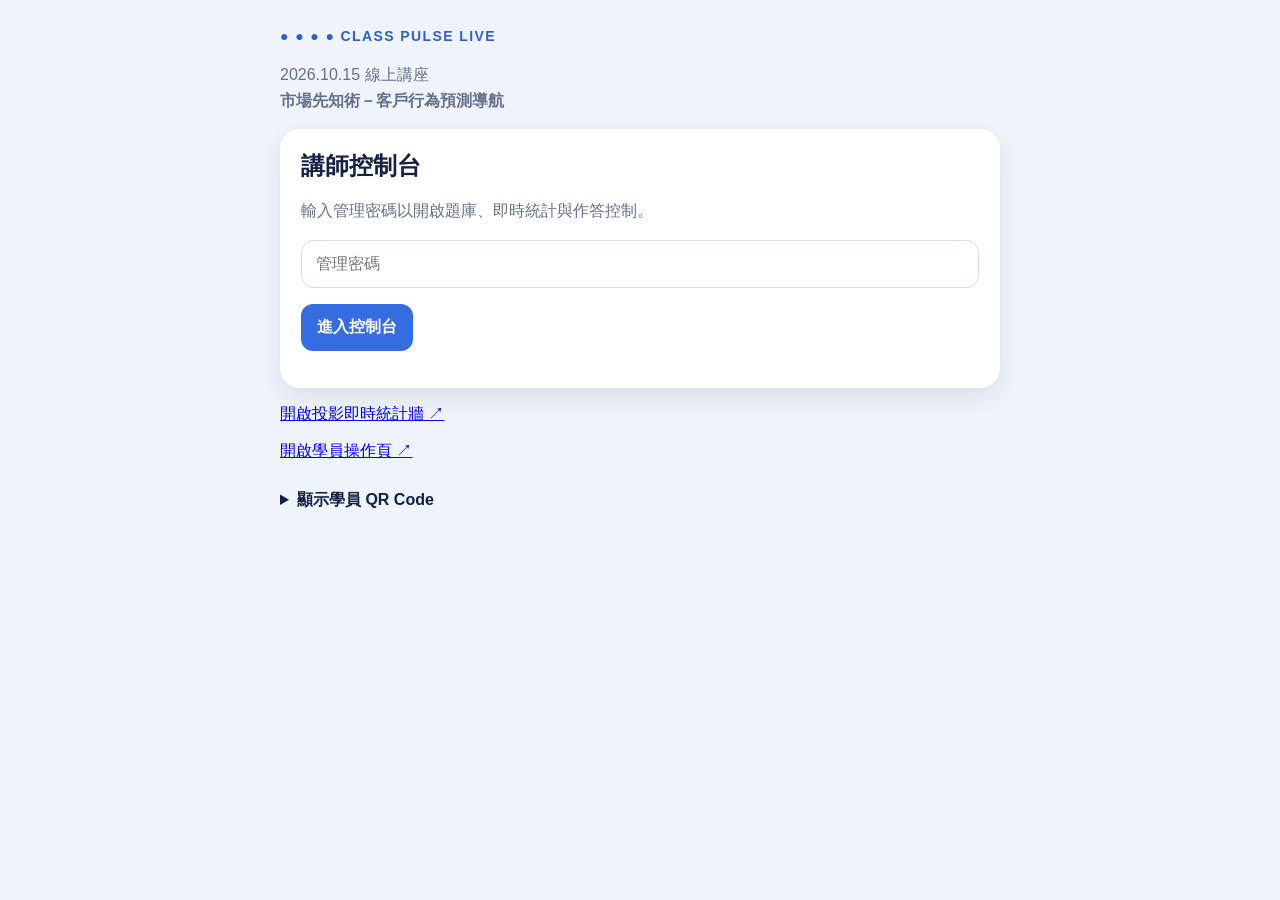
<file: market-20261015/Admin.html>
<!doctype html><html lang="zh-Hant" data-course="market-20261015"><head><meta charset="utf-8"><meta name="viewport" content="width=device-width,initial-scale=1"><title>市場先知術｜講師控制台</title><style>*{box-sizing:border-box}body{margin:0;background:#eff3fb;color:#142044;font-family:Arial,"Noto Sans TC",sans-serif}.wrap{max-width:760px;margin:auto;padding:20px}.brand{color:#315fc8;font-size:14px;font-weight:800;letter-spacing:.1em;margin:8px 0 18px}.card{background:#fff;border-radius:20px;padding:21px;margin:14px 0;box-shadow:0 9px 24px #0d235117}.card h1,.card h2{margin:0 0 8px}.muted{color:#64718a;line-height:1.6}.input{width:100%;padding:14px;border:1px solid #d6dfef;border-radius:12px;font:inherit}.btn{border:0;border-radius:12px;padding:13px 16px;color:#fff;background:#356ce0;font:inherit;font-weight:800;cursor:pointer}.btn:hover{filter:brightness(1.06);transform:translateY(-1px)}.btn.alt{background:#eef3ff;color:#315fc8}.btn.danger{background:#c63744}.row{display:flex;gap:9px;flex-wrap:wrap}.choice{width:100%;display:flex;align-items:center;justify-content:space-between;gap:12px;text-align:left;border:1px solid #dce4f3;border-radius:13px;background:#fff;padding:14px;margin:7px 0;font:inherit;color:#142044;cursor:pointer;transition:.16s ease}.choice:hover{border-color:#5e72e8;background:#f2f4ff;box-shadow:0 5px 13px #385dc122;transform:translateY(-1px)}.choice.active,.choice.opened{border:2px solid #4d68dd;background:#eceeff}.tag{flex:none;border-radius:99px;background:#4d68dd;color:#fff;padding:4px 8px;font-size:12px;font-weight:800}.barrow{margin:10px 0}.barlabel{display:flex;justify-content:space-between;gap:12px;font-size:14px}.bar{height:9px;background:#edf1f8;border-radius:99px;margin-top:5px;overflow:hidden}.bar span{display:block;height:100%;background:linear-gradient(90deg,#4285f4,#7a4cdb);border-radius:99px}.answer{border-top:1px solid #edf0f6;padding:10px 0;line-height:1.5}.error{color:#b3261e}.hidden{display:none}.toast{position:fixed;right:18px;bottom:18px;z-index:9;background:#142044;color:#fff;border-radius:12px;padding:13px 16px;box-shadow:0 12px 28px #14204444;opacity:0;transform:translateY(12px);transition:.2s;pointer-events:none}.toast.show{opacity:1;transform:none}</style><link rel="stylesheet" href="../assets/report.css?v=20261013-1"></head><body><main class="wrap"><div class="brand">● ● ● ● CLASS PULSE LIVE</div><p class="muted">2026.10.15 線上講座<br><strong>市場先知術－客戶行為預測導航</strong></p><section class="card" id="login"><h1>講師控制台</h1><p class="muted">輸入管理密碼以開啟題庫、即時統計與作答控制。</p><input id="key" class="input" type="password" autocomplete="current-password" placeholder="管理密碼"><p><button class="btn" onclick="login()">進入控制台</button></p><p class="error" id="err"></p></section><div id="app" class="hidden"></div></main><div id="toast" class="toast"></div><script src="course.js?v=20261013-1" defer></script><script src="../assets/client.js?v=20261013-1" defer></script><script src="../assets/report.js?v=20261013-1" defer></script><script src="../assets/admin.js?v=20261013-1" defer></script></body></html>
</file>
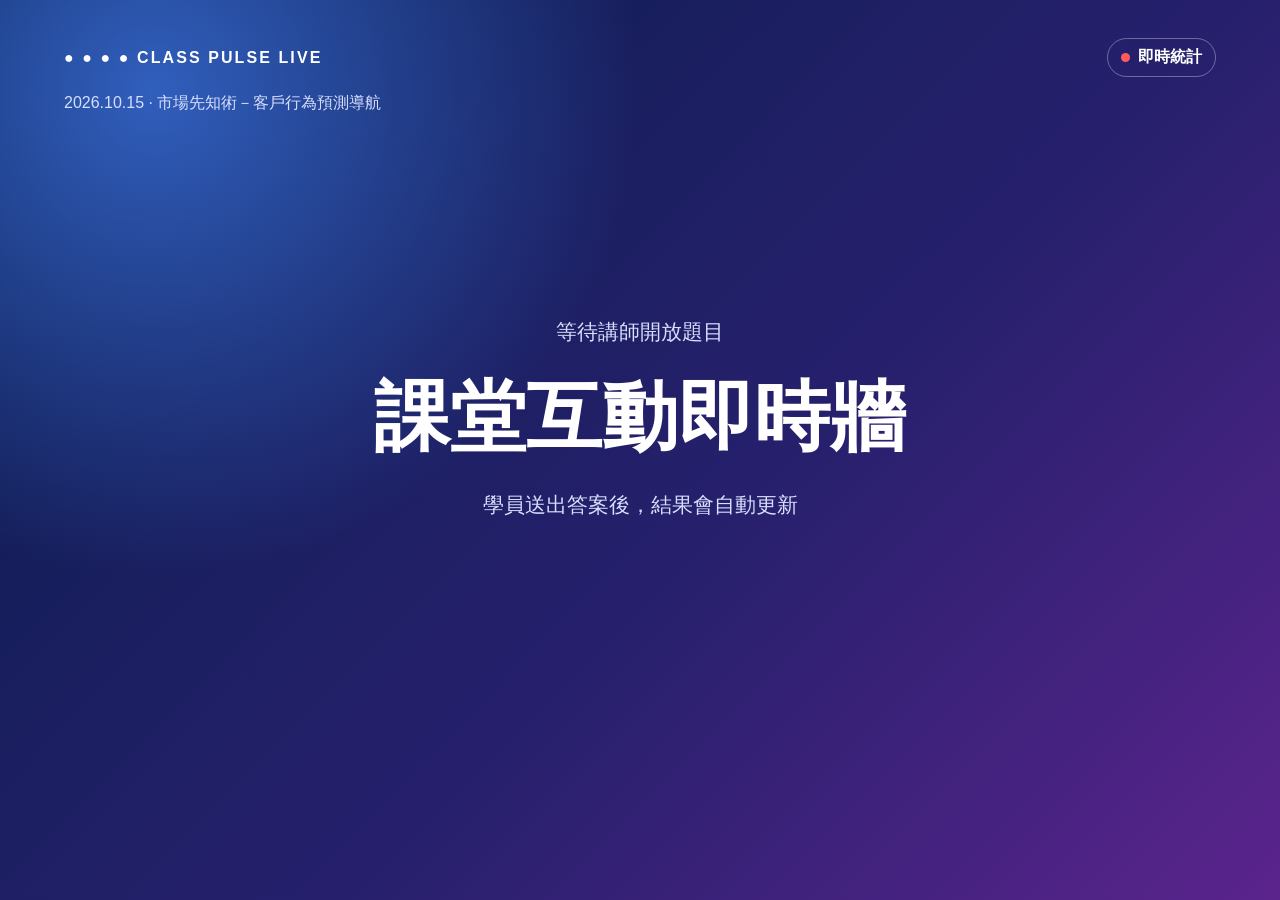
<file: market-20261015/Display.html>
<!doctype html><html lang="zh-Hant" data-course="market-20261015"><head><meta charset="utf-8"><meta name="viewport" content="width=device-width,initial-scale=1"><title>市場先知術｜即時互動牆</title><style>*{box-sizing:border-box}body{margin:0;min-height:100vh;color:#fff;background:radial-gradient(circle at 12% 10%,#315fbd 0,transparent 35%),linear-gradient(135deg,#081d4d,#27206d 58%,#5b248d);font-family:Arial,"Noto Sans TC",sans-serif}.screen{max-width:1440px;min-height:100vh;margin:auto;padding:38px 5vw}.top{display:flex;align-items:center;justify-content:space-between;gap:20px}.brand{font-size:16px;letter-spacing:.13em;font-weight:800}.live{border:1px solid #ffffff55;border-radius:99px;padding:8px 13px;font-weight:700}.live:before{content:"";display:inline-block;width:9px;height:9px;background:#ff5a5f;border-radius:50%;margin-right:8px}.eyebrow{margin:9vh 0 12px;color:#aebeff;font-size:15px;font-weight:800;letter-spacing:.15em}.question{font-size:clamp(32px,5vw,72px);line-height:1.18;max-width:1120px;margin:0}.count{font-size:20px;color:#d7defe;margin:22px 0 32px}.count b{color:#fff;font-size:32px}.bars{max-width:1150px}.barrow{margin:19px 0}.label{display:flex;justify-content:space-between;gap:20px;font-size:clamp(19px,2.2vw,29px);font-weight:700}.track{height:28px;background:#ffffff1d;border-radius:99px;overflow:hidden;margin-top:9px}.fill{height:100%;border-radius:99px;background:linear-gradient(90deg,#4f9cff,#8a57ff);transition:width .55s ease}.cloud{display:flex;flex-wrap:wrap;gap:17px;align-items:center;max-width:1220px;margin-top:34px}.word{display:inline-block;padding:10px 15px;border-radius:99px;background:#ffffff12;border:1px solid #ffffff36;line-height:1.1;animation:in .35s ease both}.latest{margin-top:36px;display:grid;grid-template-columns:repeat(auto-fit,minmax(260px,1fr));gap:13px;max-width:1200px}.reply{border-left:4px solid #6d8dff;background:#ffffff10;border-radius:0 13px 13px 0;padding:16px;font-size:18px;line-height:1.55}.empty{display:grid;place-items:center;min-height:64vh;text-align:center}.empty h1{font-size:clamp(34px,6vw,76px);margin:15px 0}.empty p{color:#d7defe;font-size:21px}@keyframes in{from{opacity:0;transform:scale(.8)}to{opacity:1;transform:none}}@media(max-width:600px){.screen{padding:24px}.eyebrow{margin-top:12vh}.track{height:20px}.latest{grid-template-columns:1fr}}</style></head><body><main class="screen"><header class="top"><div class="brand">● ● ● ● CLASS PULSE LIVE</div><div class="live">即時統計</div></header><p style="color:#d7defe">2026.10.15 · 市場先知術－客戶行為預測導航</p><div id="app" class="empty"><div><p>等待講師開放題目</p><h1>課堂互動即時牆</h1><p>學員送出答案後，結果會自動更新</p></div></div></main><script src="course.js?v=20261013-1" defer></script><script src="../assets/client.js?v=20261013-1" defer></script><script src="../assets/display.js?v=20261013-1" defer></script></body></html>
</file>
<file: assets/report.css>
.admin-tabs{display:flex;gap:8px;margin:16px 0;position:sticky;top:0;background:#eff3fb;padding:10px 0;z-index:3}.admin-tabs button{flex:1;min-height:48px}.admin-tabs button[aria-pressed="true"]{background:#315fc8;color:#fff;box-shadow:0 3px 10px #315fc833}.report-kicker{font-size:12px;letter-spacing:.09em;font-weight:800;color:#315fc8;margin-bottom:12px}.report-metrics{display:grid;grid-template-columns:repeat(4,1fr);gap:10px;margin:22px 0}.report-metrics>div{background:#f1f5ff;border-radius:14px;padding:16px 8px;text-align:center}.report-metrics b{display:block;color:#315fc8;font-size:30px}.report-metrics span{font-size:12px;color:#64718a}.report-table{overflow:auto}table{width:100%;border-collapse:collapse;font-size:14px}th,td{padding:13px 9px;border-bottom:1px solid #e0e7f2;text-align:left;vertical-align:top}th{background:#f1f5ff;white-space:nowrap}td:nth-child(3){min-width:180px}td:not(:nth-child(3)){white-space:nowrap}.report-question{scroll-margin-top:85px}.report-question h2{font-size:21px;line-height:1.55}.report-question .answer{white-space:pre-wrap;overflow-wrap:anywhere}summary{cursor:pointer;padding:12px 0;font-weight:700}.report-actions{margin-top:18px}button:disabled{opacity:.65;cursor:wait}@media(max-width:500px){.report-metrics{grid-template-columns:repeat(2,1fr)}}@media print{body{background:white;color:#111}.wrap{max-width:none;padding:0}.brand,.admin-tabs,#adminStatus,.report-actions,.report-link,#login,#app{display:none!important}.card{box-shadow:none;border:1px solid #ddd;break-inside:avoid}.report-question .bar{print-color-adjust:exact;-webkit-print-color-adjust:exact}details:not([open])> :not(summary){display:block!important}.report-table{overflow:visible}a{color:inherit;text-decoration:none}}
.report-presentation .wrap{max-width:1440px}.report-presentation #courseReport{font-size:20px}.report-presentation .report-question h2{font-size:28px}.report-presentation .bar{height:20px}.report-presentation .barlabel{font-size:20px}.report-presentation .report-metrics b{font-size:44px}.report-presentation .report-metrics span{font-size:18px}.report-presentation .report-table table{font-size:18px}
.admin-tabs.hidden{display:none}
</file>
